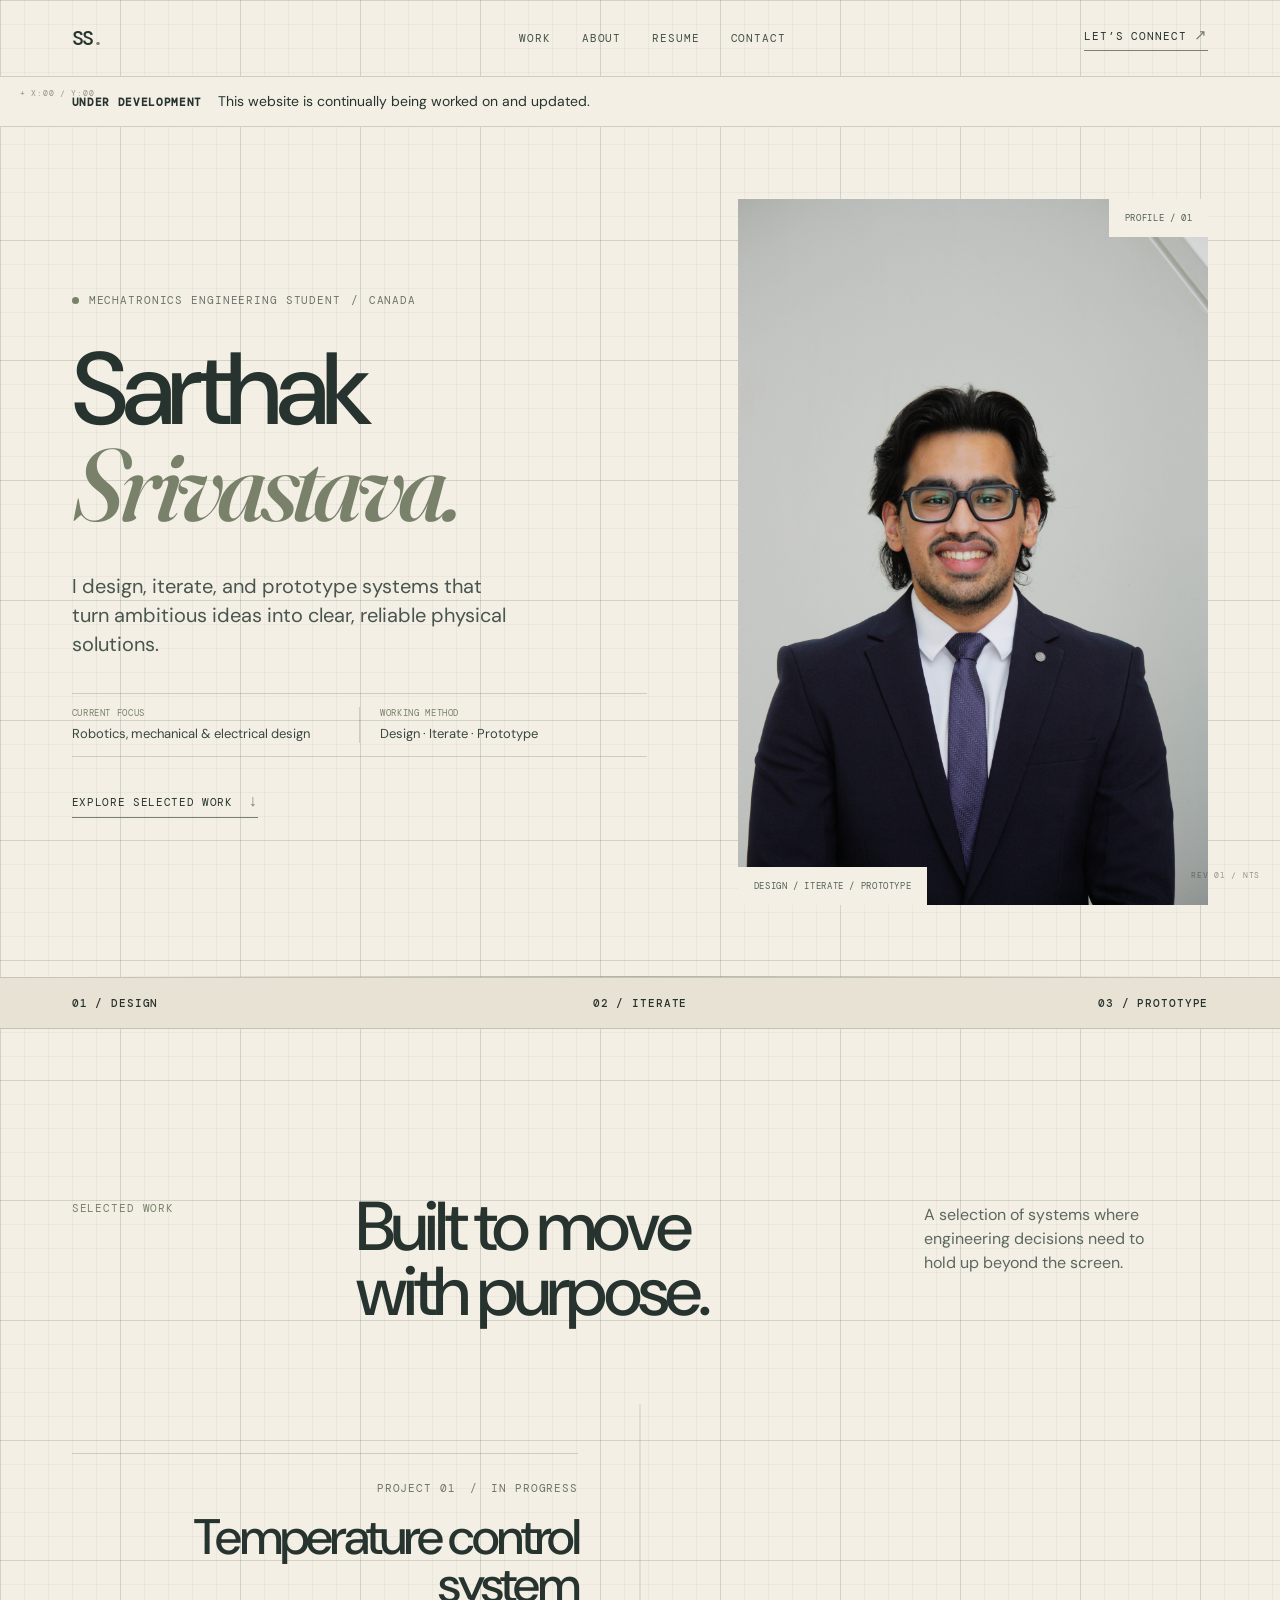
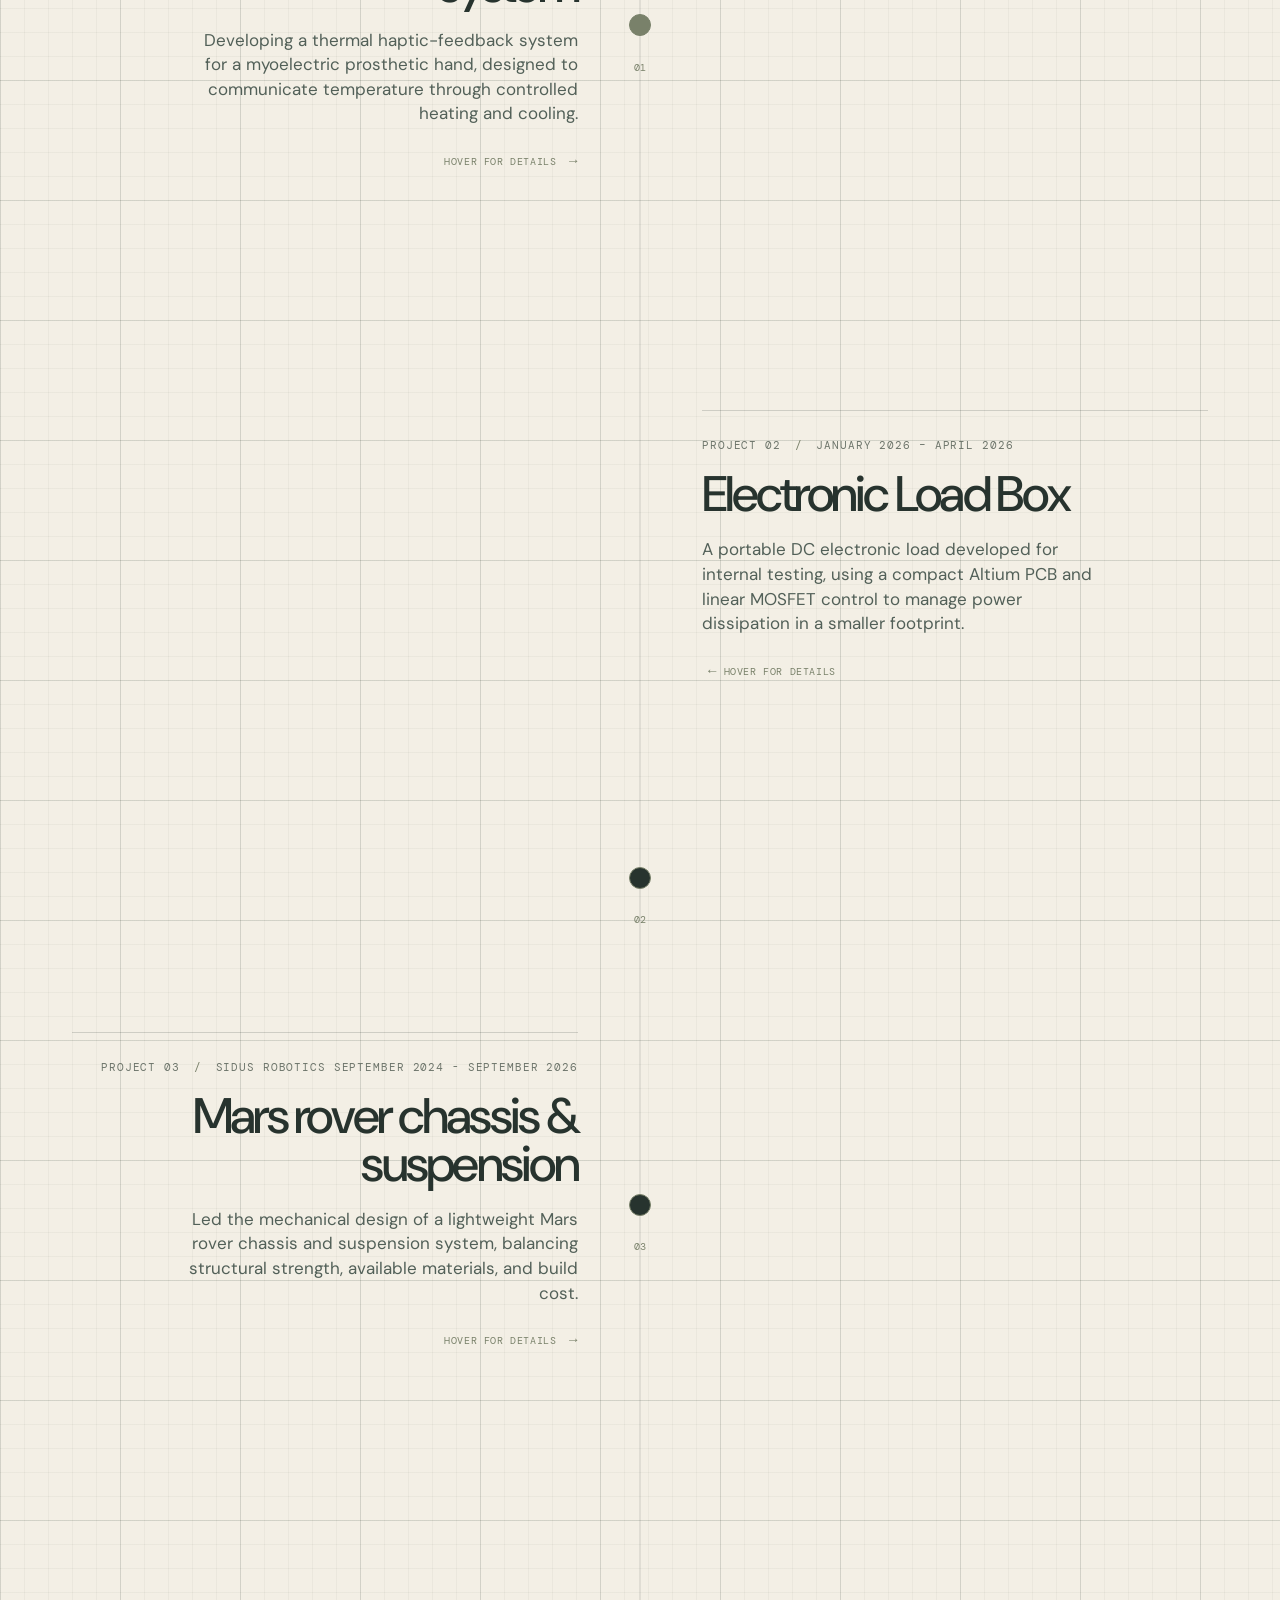
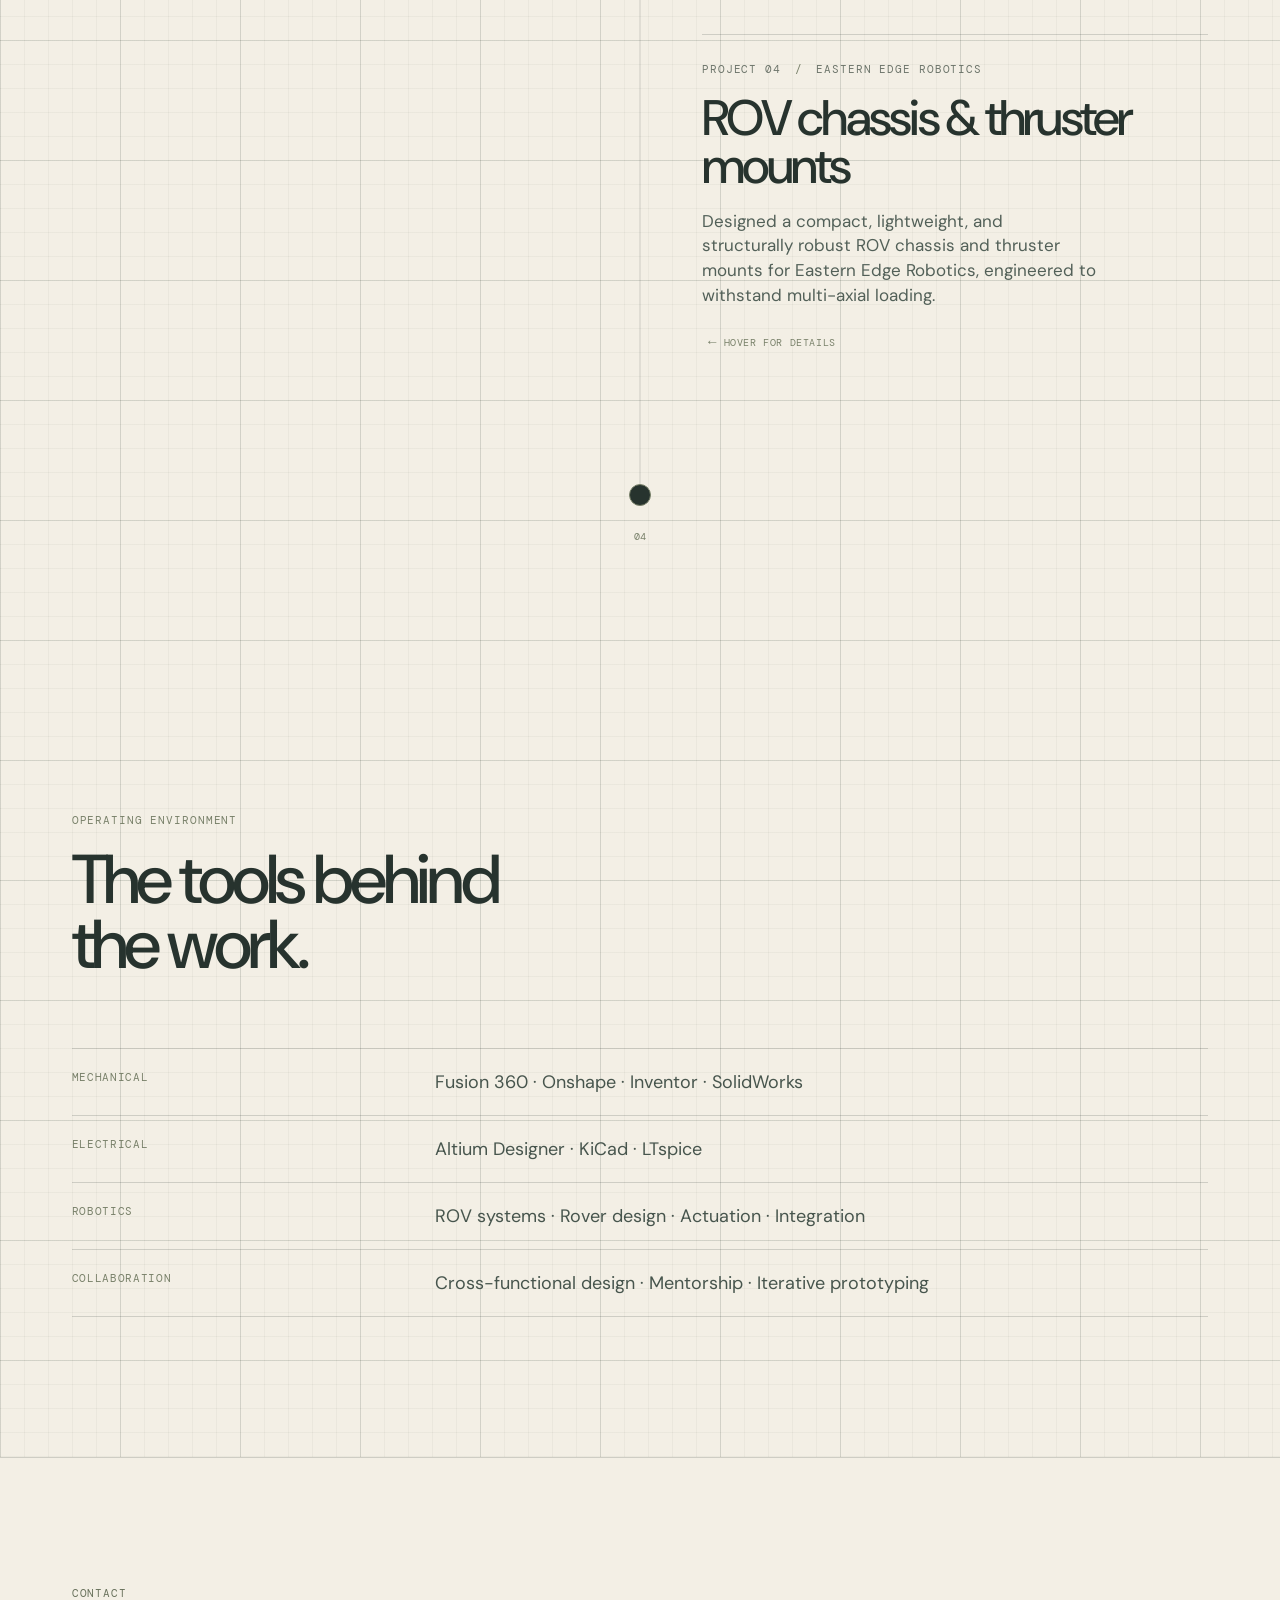
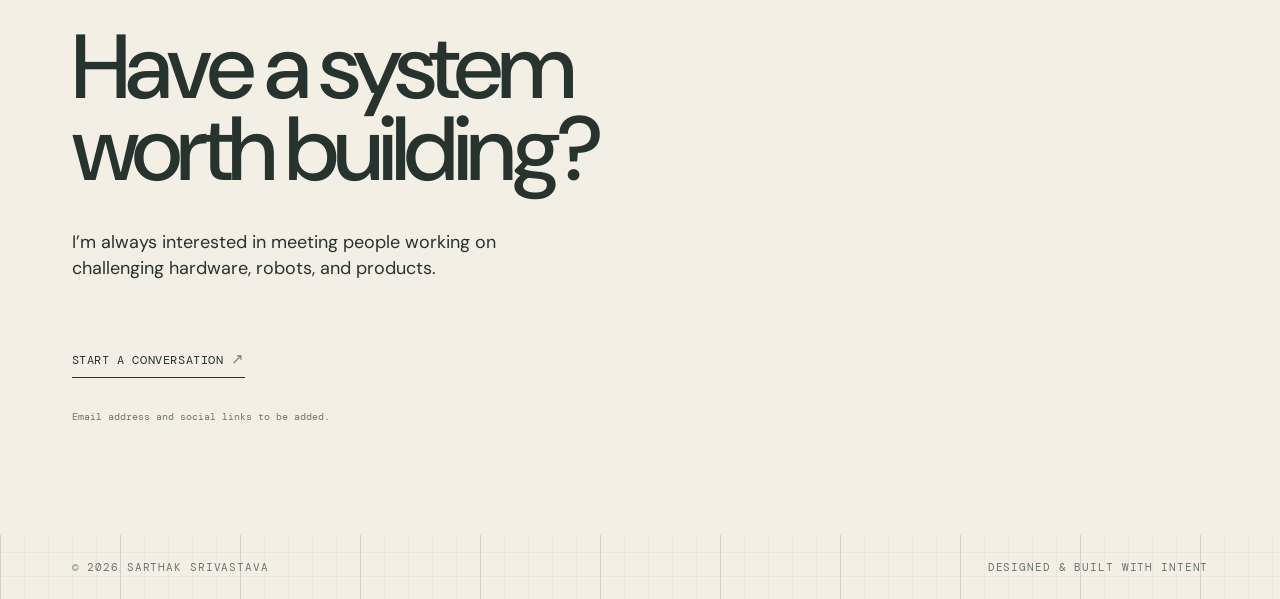
<file: index.html>
<!doctype html>
<html lang="en">
  <head>
    <meta charset="UTF-8" />
    <meta name="viewport" content="width=device-width, initial-scale=1.0" />
    <meta name="description" content="The engineering portfolio of Sarthak Srivastava." />
    <title>Sarthak Srivastava — Mechatronics Engineering Student</title>
    <link rel="preconnect" href="https://fonts.googleapis.com" />
    <link rel="preconnect" href="https://fonts.gstatic.com" crossorigin />
    <link href="https://fonts.googleapis.com/css2?family=DM+Mono:wght@400;500&family=DM+Sans:opsz,wght@9..40,400;9..40,500;9..40,600&family=Fraunces:opsz,wght@9..144,500;9..144,600&display=swap" rel="stylesheet" />
    <link rel="stylesheet" href="styles.css" />
  </head>
  <body>
    <div class="page-shell">
      <header class="site-header">
        <a class="wordmark" href="#top" aria-label="Sarthak Srivastava, home">SS<span>.</span></a>
        <nav aria-label="Primary navigation">
          <a href="#work">Work</a>
          <a href="#about">About</a>
          <a href="resume.html">Resume</a>
          <a href="#contact">Contact</a>
        </nav>
        <a class="header-cta" href="#contact">Let’s connect <span>↗</span></a>
      </header>

      <aside class="development-notice" aria-label="Website development status">
        <strong>Under development</strong>
        <span>This website is continually being worked on and updated.</span>
      </aside>

      <main id="top">
        <section class="hero" id="about" aria-labelledby="hero-title">
          <div class="hero-copy">
            <div class="hero-meta"><span class="pulse"></span> Mechatronics engineering student <span class="meta-divider">/</span> Canada</div>
            <h1 id="hero-title">Sarthak<br /><em>Srivastava.</em></h1>
            <p class="hero-intro">I design, iterate, and prototype systems that turn ambitious ideas into clear, reliable physical solutions.</p>
            <dl class="hero-facts">
              <div><dt>Current focus</dt><dd>Robotics, mechanical &amp; electrical design</dd></div>
              <div><dt>Working method</dt><dd>Design · Iterate · Prototype</dd></div>
            </dl>
            <a class="hero-work-link" href="#work">Explore selected work <span>↓</span></a>
          </div>
          <figure class="hero-portrait">
            <img src="assets/headshot.JPG" alt="Sarthak Srivastava" />
            <span class="portrait-index">Profile / 01</span>
            <figcaption>Design / Iterate / Prototype</figcaption>
          </figure>
        </section>

        <section class="intro-strip" aria-label="Engineering process">
          <span>01 / DESIGN</span><span>02 / ITERATE</span><span>03 / PROTOTYPE</span>
        </section>

        <section class="work section" id="work" aria-labelledby="work-title">
          <div class="section-heading">
            <p class="eyebrow">Selected work</p>
            <h2 id="work-title">Built to move<br />with purpose.</h2>
            <p class="section-copy">A selection of systems where engineering decisions need to hold up beyond the screen.</p>
          </div>

          <div class="timeline" aria-label="Project timeline">
            <article class="timeline-entry timeline-entry-left" tabindex="0">
              <div class="timeline-card">
                <p class="project-kicker">Project 01 <span>/</span> In progress</p>
                <h3>Temperature control system</h3>
                <p>Developing a thermal haptic-feedback system for a myoelectric prosthetic hand, designed to communicate temperature through controlled heating and cooling.</p>
                <span class="card-prompt">Hover for details <b>→</b></span>
              </div>
              <div class="timeline-marker"><span>01</span></div>
              <aside class="timeline-details">
                <p class="detail-label">Project approach</p>
                <p>A thermistor, control loop, and thermoelectric driver form the thermal-feedback path from the prosthetic hand to the wearer.</p>
                <a class="project-diagram" href="assets/temperature_control_system/temperature_control_system_flowchart.png" target="_blank" rel="noopener">
                  <img src="assets/temperature_control_system/temperature_control_system_flowchart.png" alt="Flowchart for the temperature control system" />
                  <span>View system flowchart ↗</span>
                </a>
                <div><span>Design</span><strong>Thermal feedback architecture</strong></div>
                <div><span>Iterate</span><strong>Evaluate components and form factors</strong></div>
                <div><span>Prototype</span><strong>In development</strong></div>
              </aside>
            </article>

            <article class="timeline-entry timeline-entry-right" tabindex="0">
              <div class="timeline-card">
                <p class="project-kicker">Project 02 <span>/</span> January 2026 – April 2026</p>
                <h3>Electronic Load Box</h3>
                <p>A portable DC electronic load developed for internal testing, using a compact Altium PCB and linear MOSFET control to manage power dissipation in a smaller footprint.</p>
                <span class="card-prompt"><b>←</b> Hover for details</span>
              </div>
              <div class="timeline-marker"><span>02</span></div>
              <aside class="timeline-details">
                <p class="detail-label">Project approach</p>
                <p>I translated the needs of common test setups into a purpose-built load platform, using LTspice studies and component data to balance size, operating limits, and dependable thermal performance.</p>
                <a class="project-diagram project-render" href="assets/electronic_load_box/electronic_load_box.png" target="_blank" rel="noopener">
                  <img src="assets/electronic_load_box/electronic_load_box.png" alt="Electronic Load Box PCB layout" />
                  <span>View PCB layout ↗</span>
                </a>
                <div><span>Design</span><strong>Compact linear-MOSFET load architecture</strong></div>
                <div><span>Iterate</span><strong>Modelled operating limits in LTspice</strong></div>
                <div><span>Prototype</span><strong>Functional PCB; 150 W continuous / 400 W capable</strong></div>
              </aside>
            </article>

            <article class="timeline-entry timeline-entry-left" tabindex="0">
              <div class="timeline-card">
                <p class="project-kicker">Project 03 <span>/</span> Sidus Robotics September 2024 - September 2026</p>
                <h3>Mars rover chassis &amp; suspension</h3>
                <p>Led the mechanical design of a lightweight Mars rover chassis and suspension system, balancing structural strength, available materials, and build cost.</p>
                <span class="card-prompt">Hover for details <b>→</b></span>
              </div>
              <div class="timeline-marker"><span>03</span></div>
              <aside class="timeline-details">
                <p class="detail-label">Project approach</p>
                <p>I guided the rover structure from early research through integration, coordinating mechanical decisions with electrical and software constraints as the design moved toward a working vehicle.</p>
                <a class="project-diagram project-render" href="assets/sidus_mars_rover/mars_rover_cropped.jpg" target="_blank" rel="noopener">
                  <img src="assets/sidus_mars_rover/mars_rover_cropped.jpg" alt="Sidus Robotics Mars rover chassis and suspension prototype" />
                  <span>View rover prototype ↗</span>
                </a>
                <div><span>Design</span><strong>Lightweight chassis and suspension system</strong></div>
                <div><span>Iterate</span><strong>Refined parts through printing and stress testing</strong></div>
                <div><span>Prototype</span><strong>First prototype completed and drive-tested</strong></div>
              </aside>
            </article>

            <article class="timeline-entry timeline-entry-right" tabindex="0">
              <div class="timeline-card">
                <p class="project-kicker">Project 04 <span>/</span> Eastern Edge Robotics</p>
                <h3>ROV chassis &amp; thruster mounts</h3>
                <p>Designed a compact, lightweight, and structurally robust ROV chassis and thruster mounts for Eastern Edge Robotics, engineered to withstand multi-axial loading.</p>
                <span class="card-prompt"><b>←</b> Hover for details</span>
              </div>
              <div class="timeline-marker"><span>04</span></div>
              <aside class="timeline-details">
                <p class="detail-label">Project approach</p>
                <p>The system balances compactness, structural strength, and rapid reconfiguration for mission-specific tooling.</p>
                <a class="project-diagram project-render" href="assets/eastern_edge_robotics/eer_chassis_assembly.jpg" target="_blank" rel="noopener">
                  <img src="assets/eastern_edge_robotics/eer_chassis_assembly.jpg" alt="Assembly render of the Eastern Edge Robotics ROV chassis and thruster mounts" />
                  <span>View chassis render ↗</span>
                </a>
                <div><span>Design</span><strong>Modular chassis and thruster mounts</strong></div>
                <div><span>Iterate</span><strong>Adapt the previous ROV to new requirements</strong></div>
                <div><span>Prototype</span><strong>Delivered for field deployment</strong></div>
              </aside>
            </article>

          </div>
        </section>

        <section class="toolkit section" aria-labelledby="toolkit-title">
          <p class="eyebrow">Operating environment</p>
          <h2 id="toolkit-title">The tools behind<br />the work.</h2>
          <dl>
            <div><dt>Mechanical</dt><dd>Fusion 360 · Onshape · Inventor · SolidWorks</dd></div>
            <div><dt>Electrical</dt><dd>Altium Designer · KiCad · LTspice</dd></div>
            <div><dt>Robotics</dt><dd>ROV systems · Rover design · Actuation · Integration</dd></div>
            <div><dt>Collaboration</dt><dd>Cross-functional design · Mentorship · Iterative prototyping</dd></div>
          </dl>
        </section>

        <section class="contact" id="contact" aria-labelledby="contact-title">
          <p class="eyebrow">Contact</p>
          <h2 id="contact-title">Have a system<br />worth building?</h2>
          <p>I’m always interested in meeting people working on challenging hardware, robots, and products.</p>
          <a class="contact-link" href="mailto:hello@example.com">Start a conversation <span>↗</span></a>
          <p class="contact-note">Email address and social links to be added.</p>
        </section>
      </main>

      <footer><span>© 2026 Sarthak Srivastava</span><span>Designed &amp; built with intent</span></footer>
    </div>
    <script src="script.js"></script>
  </body>
</html>
</file>
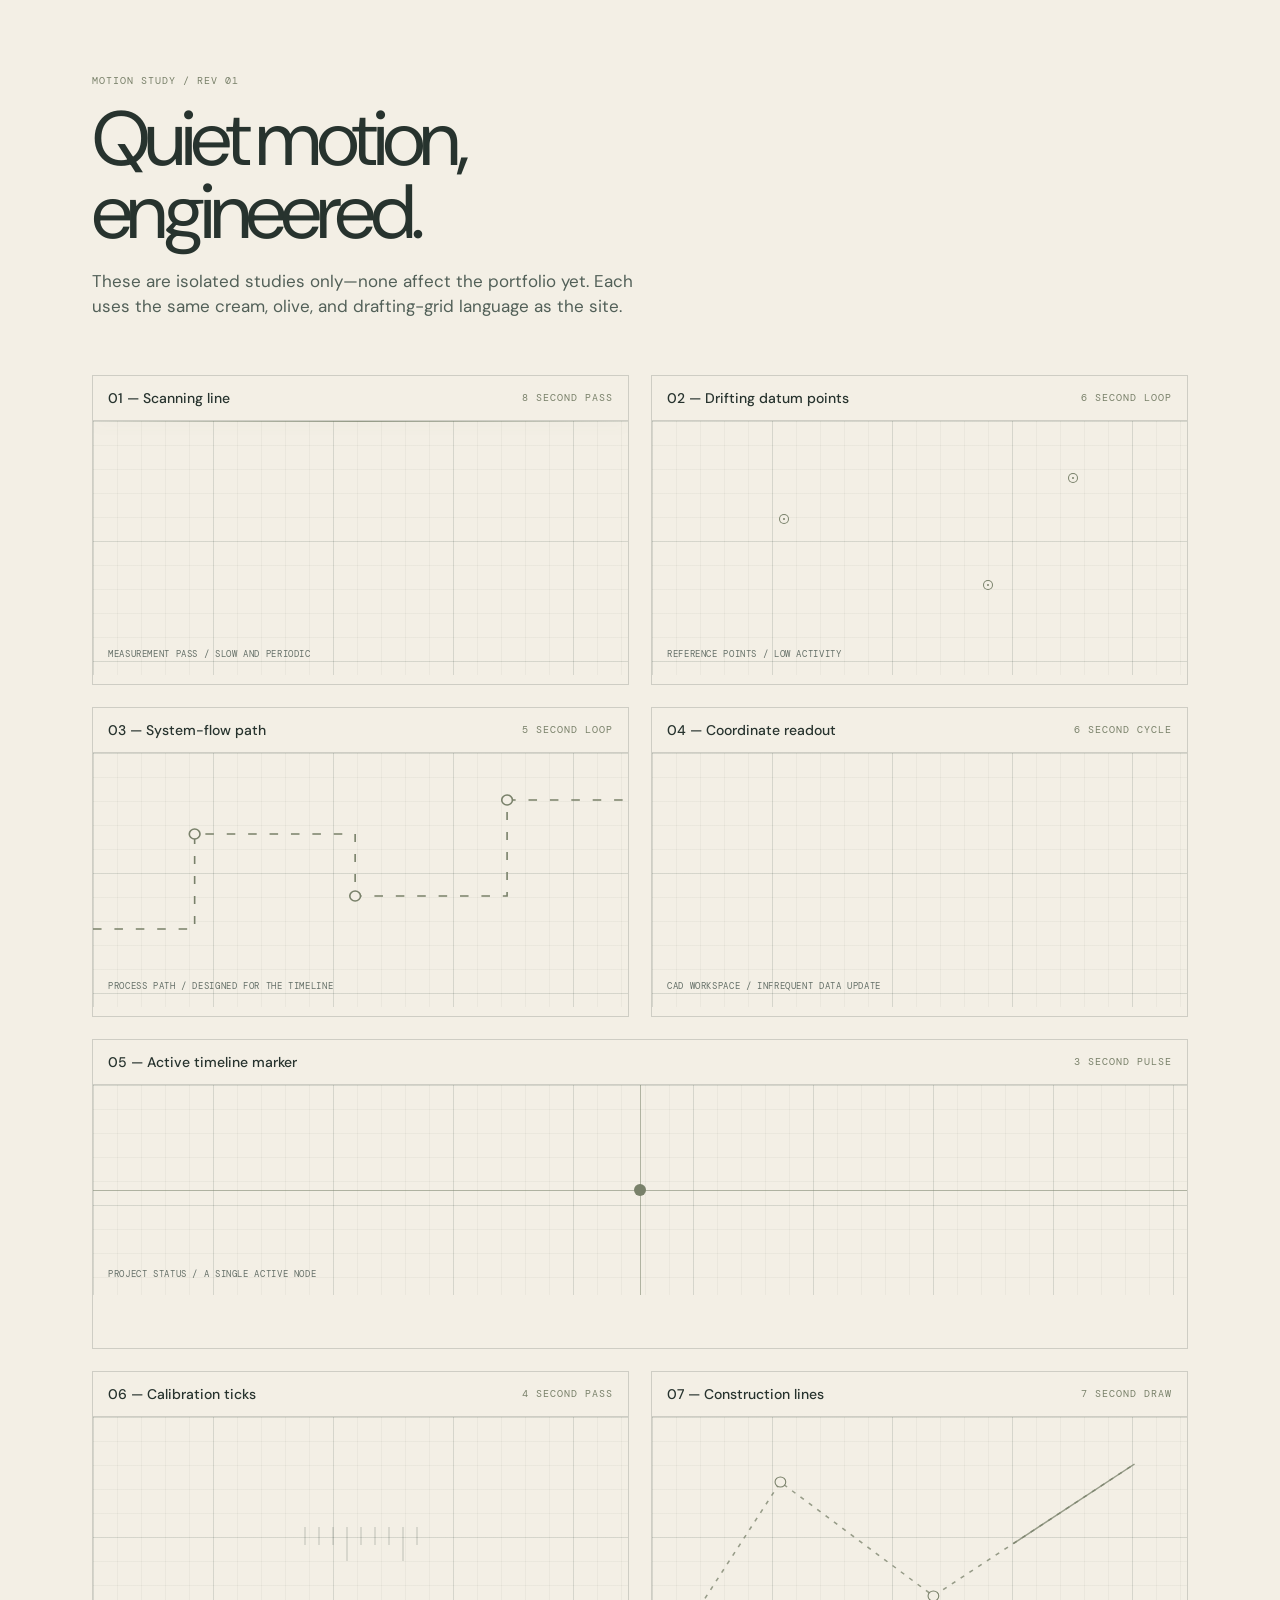
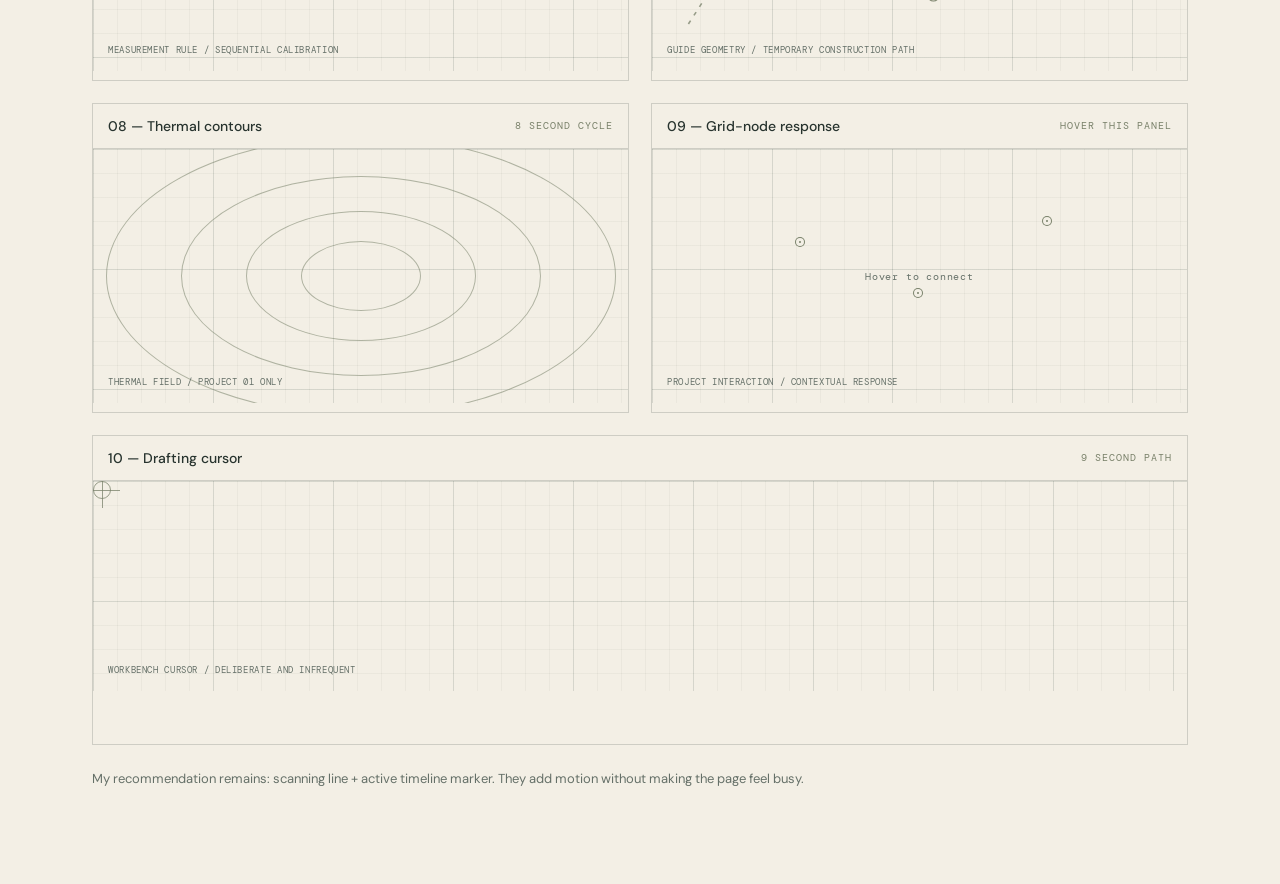
<file: motion-preview.html>
<!doctype html>
<html lang="en">
  <head>
    <meta charset="UTF-8" />
    <meta name="viewport" content="width=device-width, initial-scale=1.0" />
    <title>Motion studies — Sarthak Srivastava</title>
    <link rel="preconnect" href="https://fonts.googleapis.com" />
    <link rel="preconnect" href="https://fonts.gstatic.com" crossorigin />
    <link href="https://fonts.googleapis.com/css2?family=DM+Mono:wght@400;500&family=DM+Sans:wght@400;500&display=swap" rel="stylesheet" />
    <style>
      :root { --ink:#27332e; --paper:#f3efe5; --olive:#79816a; --line:rgba(39,51,46,.18); }
      * { box-sizing:border-box; } body { background:var(--paper); color:var(--ink); font-family:"DM Sans",sans-serif; margin:0; }
      main { margin:auto; max-width:1160px; padding:64px 32px 84px; } .eyebrow,.label { color:var(--olive); font-family:"DM Mono",monospace; font-size:10px; letter-spacing:.1em; text-transform:uppercase; }
      h1 { font-size:clamp(42px,6vw,78px); font-weight:400; letter-spacing:-.06em; line-height:.95; margin:16px 0 20px; } .intro { color:#526058; font-size:17px; line-height:1.5; max-width:570px; }
      .studies { display:grid; gap:22px; grid-template-columns:repeat(2,minmax(0,1fr)); margin-top:55px; }.study { border:1px solid var(--line); min-height:310px; overflow:hidden; position:relative; }.study-header { align-items:center; background:rgba(243,239,229,.92); border-bottom:1px solid var(--line); display:flex; justify-content:space-between; padding:13px 15px; position:relative; z-index:3; }.study-header strong { font-size:14px; font-weight:500; }.stage { background-image:linear-gradient(rgba(39,51,46,.045) 1px,transparent 1px),linear-gradient(90deg,rgba(39,51,46,.045) 1px,transparent 1px),linear-gradient(rgba(39,51,46,.1) 1px,transparent 1px),linear-gradient(90deg,rgba(39,51,46,.1) 1px,transparent 1px); background-size:24px 24px,24px 24px,120px 120px,120px 120px; height:254px; overflow:hidden; position:relative; }.stage-note { bottom:15px; color:#657068; font-family:"DM Mono",monospace; font-size:9px; left:15px; letter-spacing:.07em; position:absolute; text-transform:uppercase; z-index:2; }
      .scan-line { background:linear-gradient(90deg,transparent,rgba(121,129,106,.7),transparent); box-shadow:0 0 15px rgba(121,129,106,.25); height:1px; left:0; position:absolute; top:0; width:100%; animation:scan 8s ease-in-out infinite; } @keyframes scan { 0%,15% { transform:translateY(0); opacity:0; } 25%,75% { opacity:1; } 90%,100% { transform:translateY(250px); opacity:0; } }
      .node { background:var(--olive); border:3px solid var(--paper); border-radius:50%; box-shadow:0 0 0 1px var(--olive); height:8px; position:absolute; width:8px; }.node-a { left:24%; top:37%; animation:drift-a 6s ease-in-out infinite; }.node-b { left:62%; top:63%; animation:drift-b 7s ease-in-out infinite; }.node-c { left:78%; top:21%; animation:drift-c 5s ease-in-out infinite; } @keyframes drift-a { 50% { transform:translate(14px,-10px); } } @keyframes drift-b { 50% { transform:translate(-12px,12px); } } @keyframes drift-c { 50% { transform:translate(8px,14px); } }
      .flow-svg { height:100%; position:absolute; width:100%; }.flow-svg path { fill:none; stroke:var(--olive); stroke-dasharray:8 12; stroke-width:1.5; animation:flow 5s linear infinite; } @keyframes flow { to { stroke-dashoffset:-80; } }.flow-svg circle { fill:var(--paper); stroke:var(--olive); stroke-width:1.5; }
      .coordinate { color:#536058; font-family:"DM Mono",monospace; font-size:12px; left:50%; letter-spacing:.06em; position:absolute; top:50%; transform:translate(-50%,-50%); }.coordinate span { left:0; opacity:0; position:absolute; top:0; white-space:nowrap; animation:coords 6s step-end infinite; }.coordinate span:nth-child(2) { animation-delay:2s; }.coordinate span:nth-child(3) { animation-delay:4s; } @keyframes coords { 0%,32% { opacity:1; } 33%,100% { opacity:0; } }
      .axis-v,.axis-h { background:rgba(121,129,106,.55); position:absolute; }.axis-v { height:100%; left:50%; top:0; width:1px; }.axis-h { height:1px; left:0; top:50%; width:100%; }.pulse-marker { background:var(--olive); border-radius:50%; height:12px; left:calc(50% - 6px); position:absolute; top:calc(50% - 6px); width:12px; }.pulse-marker::before,.pulse-marker::after { border:1px solid var(--olive); border-radius:50%; content:""; inset:-7px; opacity:0; position:absolute; animation:pulse 3s ease-out infinite; }.pulse-marker::after { animation-delay:1.5s; } @keyframes pulse { 0% { opacity:.75; transform:scale(.55); } 100% { opacity:0; transform:scale(2.2); } }
      .ticks { display:flex; gap:13px; left:50%; position:absolute; top:50%; transform:translate(-50%,-50%); }.ticks i { background:rgba(39,51,46,.25); height:18px; width:1px; }.ticks i:nth-child(4n) { height:34px; }.ticks i:nth-child(1) { animation:tick 4s .1s infinite; }.ticks i:nth-child(2) { animation:tick 4s .3s infinite; }.ticks i:nth-child(3) { animation:tick 4s .5s infinite; }.ticks i:nth-child(4) { animation:tick 4s .7s infinite; }.ticks i:nth-child(5) { animation:tick 4s .9s infinite; }.ticks i:nth-child(6) { animation:tick 4s 1.1s infinite; }.ticks i:nth-child(7) { animation:tick 4s 1.3s infinite; }.ticks i:nth-child(8) { animation:tick 4s 1.5s infinite; }.ticks i:nth-child(9) { animation:tick 4s 1.7s infinite; } @keyframes tick { 8% { background:var(--olive); box-shadow:0 0 7px rgba(121,129,106,.45); } 30%,100% { background:rgba(39,51,46,.25); box-shadow:none; } }
      .construction-svg { height:100%; position:absolute; width:100%; }.construction-svg path { fill:none; stroke:rgba(121,129,106,.75); stroke-dasharray:4 6; stroke-width:1.5; }.construction-svg .draw { stroke-dasharray:440; stroke-dashoffset:440; animation:draw 7s ease-in-out infinite; } @keyframes draw { 0%,12% { stroke-dashoffset:440; opacity:0; } 20%,76% { opacity:1; stroke-dashoffset:0; } 92%,100% { opacity:0; stroke-dashoffset:0; } }
      .thermal { inset:0; overflow:hidden; position:absolute; }.thermal i { border:1px solid rgba(121,129,106,.55); border-radius:50%; height:70px; left:50%; position:absolute; top:50%; transform:translate(-50%,-50%); width:120px; }.thermal i:nth-child(2) { height:130px; width:230px; }.thermal i:nth-child(3) { height:200px; width:360px; }.thermal i:nth-child(4) { height:280px; width:510px; }.thermal i { animation:thermal 8s ease-in-out infinite; }.thermal i:nth-child(2) { animation-delay:.4s; }.thermal i:nth-child(3) { animation-delay:.8s; }.thermal i:nth-child(4) { animation-delay:1.2s; } @keyframes thermal { 50% { border-color:rgba(121,129,106,.14); transform:translate(-50%,-50%) scale(1.08); } }
      .hover-nodes { height:100%; position:absolute; width:100%; }.hover-nodes .node { transition:background .25s,box-shadow .25s,transform .25s; }.hover-nodes:hover .node { background:var(--olive); box-shadow:0 0 0 4px rgba(121,129,106,.16),0 0 13px rgba(121,129,106,.5); transform:scale(1.35); }.hover-nodes .node-a { left:27%; top:35%; }.hover-nodes .node-b { left:49%; top:55%; }.hover-nodes .node-c { left:73%; top:27%; }.hover-prompt { color:#657068; font-family:"DM Mono",monospace; font-size:10px; left:50%; letter-spacing:.08em; position:absolute; top:50%; transform:translate(-50%,-50%); white-space:nowrap; }
      .crosshair { border:1px solid rgba(121,129,106,.75); border-radius:50%; height:18px; position:absolute; width:18px; animation:cursor 9s ease-in-out infinite; }.crosshair::before,.crosshair::after { background:rgba(121,129,106,.75); content:""; position:absolute; }.crosshair::before { height:1px; left:-10px; top:8px; width:36px; }.crosshair::after { height:36px; left:8px; top:-10px; width:1px; } @keyframes cursor { 0%,100% { left:17%; opacity:0; top:70%; } 12% { opacity:1; } 42% { left:70%; top:28%; } 60% { left:70%; top:28%; } 83% { left:35%; top:48%; } 92% { opacity:1; } }
      .wide { grid-column:1 / -1; }.wide .stage { height:210px; }.footer-note { color:#657068; font-size:13px; margin-top:25px; } @media (prefers-reduced-motion:reduce) { * { animation:none !important; } } @media (max-width:720px) { main { padding:42px 20px 60px; }.studies { grid-template-columns:1fr; }.wide { grid-column:auto; } }
    </style>
  </head>
  <body>
    <main>
      <p class="eyebrow">Motion study / Rev 01</p>
      <h1>Quiet motion,<br />engineered.</h1>
      <p class="intro">These are isolated studies only—none affect the portfolio yet. Each uses the same cream, olive, and drafting-grid language as the site.</p>
      <div class="studies">
        <article class="study"><header class="study-header"><strong>01 — Scanning line</strong><span class="label">8 second pass</span></header><div class="stage"><i class="scan-line"></i><span class="stage-note">measurement pass / slow and periodic</span></div></article>
        <article class="study"><header class="study-header"><strong>02 — Drifting datum points</strong><span class="label">6 second loop</span></header><div class="stage"><i class="node node-a"></i><i class="node node-b"></i><i class="node node-c"></i><span class="stage-note">reference points / low activity</span></div></article>
        <article class="study"><header class="study-header"><strong>03 — System-flow path</strong><span class="label">5 second loop</span></header><div class="stage"><svg class="flow-svg" viewBox="0 0 500 254" preserveAspectRatio="none" aria-hidden="true"><path d="M0 176 H95 V81 H245 V143 H387 V47 H500"></path><circle cx="95" cy="81" r="5"></circle><circle cx="245" cy="143" r="5"></circle><circle cx="387" cy="47" r="5"></circle></svg><span class="stage-note">process path / designed for the timeline</span></div></article>
        <article class="study"><header class="study-header"><strong>04 — Coordinate readout</strong><span class="label">6 second cycle</span></header><div class="stage"><div class="coordinate"><span>X: 03.14 / Y: 08.21</span><span>X: 05.72 / Y: 12.40</span><span>X: 09.18 / Y: 04.56</span></div><span class="stage-note">cad workspace / infrequent data update</span></div></article>
        <article class="study wide"><header class="study-header"><strong>05 — Active timeline marker</strong><span class="label">3 second pulse</span></header><div class="stage"><i class="axis-v"></i><i class="axis-h"></i><i class="pulse-marker"></i><span class="stage-note">project status / a single active node</span></div></article>
        <article class="study"><header class="study-header"><strong>06 — Calibration ticks</strong><span class="label">4 second pass</span></header><div class="stage"><div class="ticks"><i></i><i></i><i></i><i></i><i></i><i></i><i></i><i></i><i></i></div><span class="stage-note">measurement rule / sequential calibration</span></div></article>
        <article class="study"><header class="study-header"><strong>07 — Construction lines</strong><span class="label">7 second draw</span></header><div class="stage"><svg class="construction-svg" viewBox="0 0 500 254" preserveAspectRatio="none" aria-hidden="true"><path d="M34 207 L120 65 L263 179 L451 47"></path><path class="draw" d="M34 207 L120 65 L263 179 L451 47"></path><circle cx="120" cy="65" r="5" fill="var(--paper)" stroke="var(--olive)"></circle><circle cx="263" cy="179" r="5" fill="var(--paper)" stroke="var(--olive)"></circle></svg><span class="stage-note">guide geometry / temporary construction path</span></div></article>
        <article class="study"><header class="study-header"><strong>08 — Thermal contours</strong><span class="label">8 second cycle</span></header><div class="stage"><div class="thermal"><i></i><i></i><i></i><i></i></div><span class="stage-note">thermal field / project 01 only</span></div></article>
        <article class="study"><header class="study-header"><strong>09 — Grid-node response</strong><span class="label">hover this panel</span></header><div class="stage"><div class="hover-nodes"><i class="node node-a"></i><i class="node node-b"></i><i class="node node-c"></i><span class="hover-prompt">Hover to connect</span></div><span class="stage-note">project interaction / contextual response</span></div></article>
        <article class="study wide"><header class="study-header"><strong>10 — Drafting cursor</strong><span class="label">9 second path</span></header><div class="stage"><i class="crosshair"></i><span class="stage-note">workbench cursor / deliberate and infrequent</span></div></article>
      </div>
      <p class="footer-note">My recommendation remains: scanning line + active timeline marker. They add motion without making the page feel busy.</p>
    </main>
  </body>
</html>
</file>
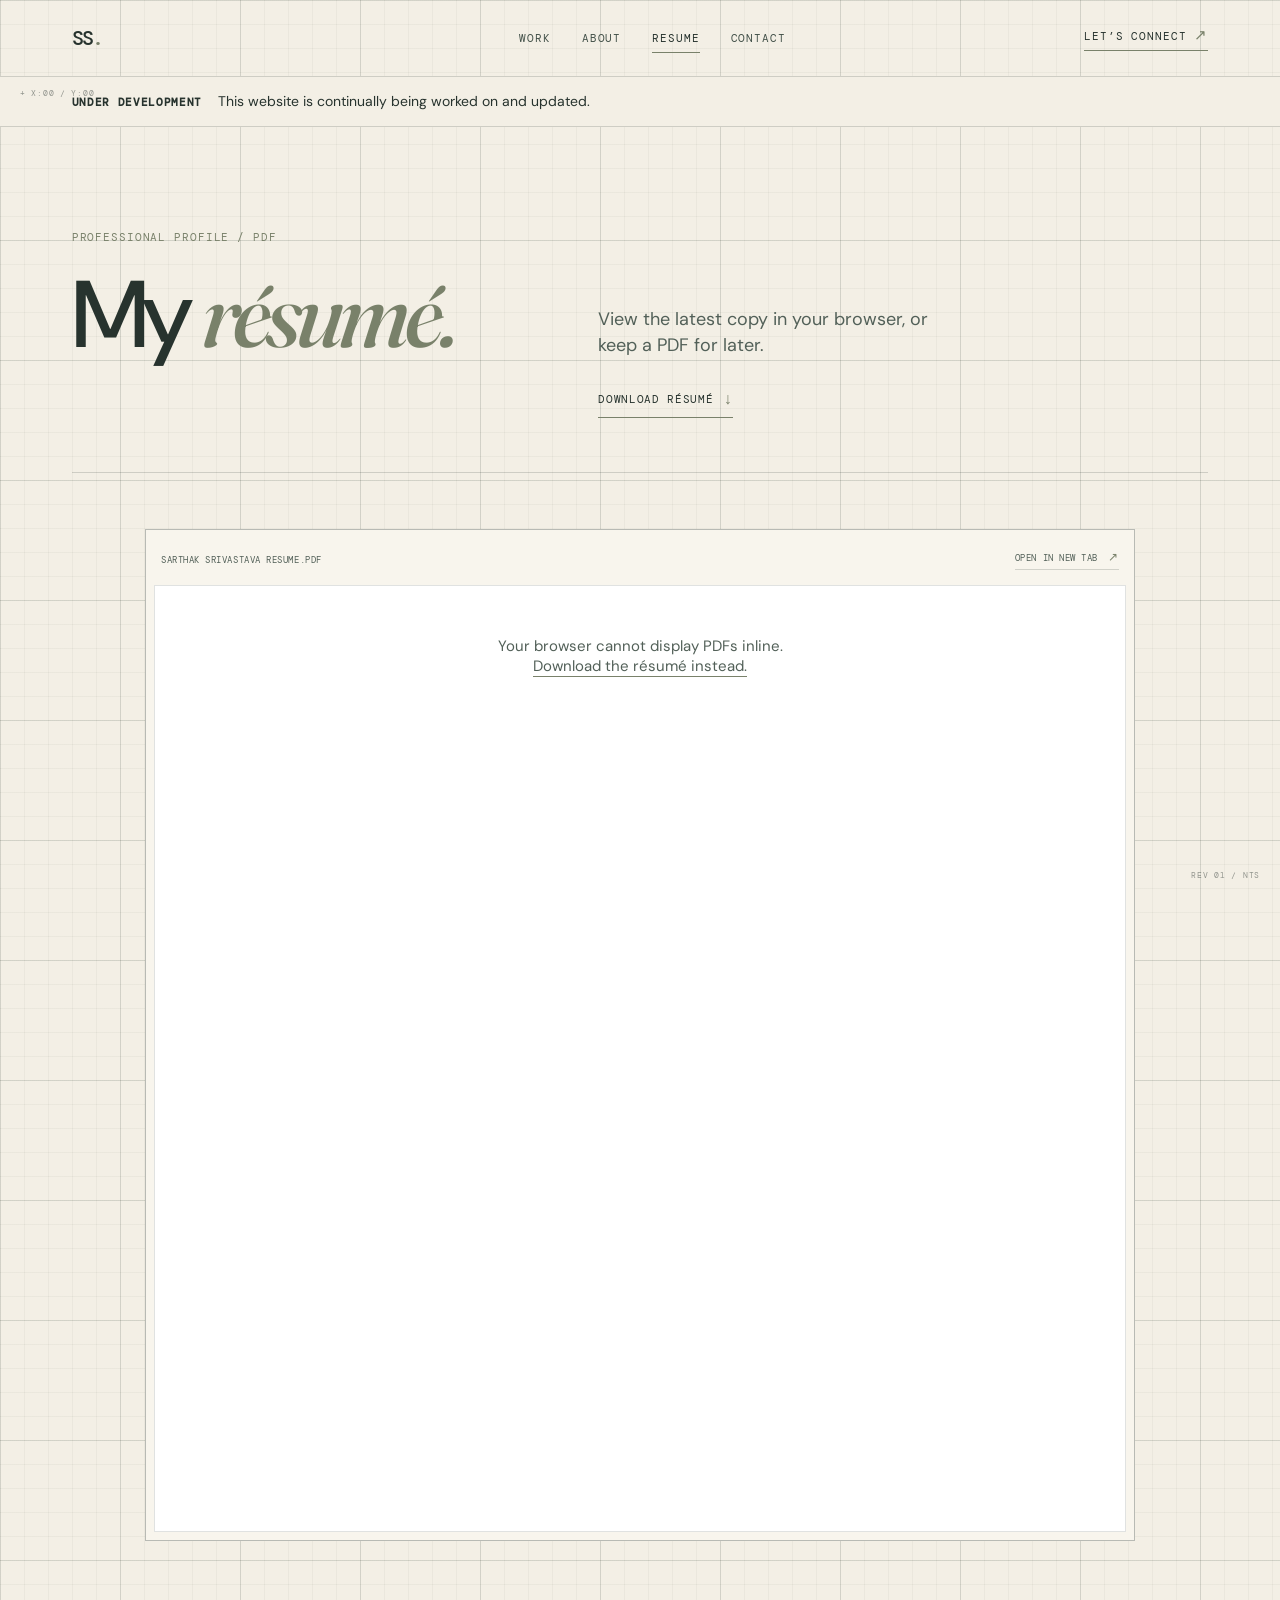
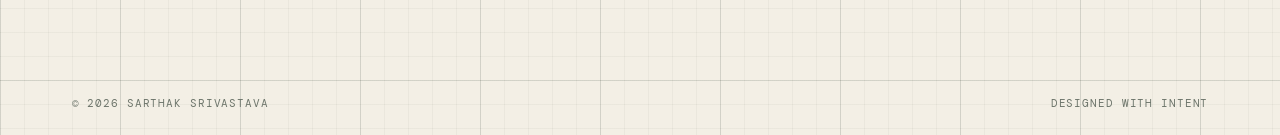
<file: resume.html>
<!doctype html>
<html lang="en">
  <head>
    <meta charset="UTF-8" />
    <meta name="viewport" content="width=device-width, initial-scale=1.0" />
    <meta name="description" content="Resume of Sarthak Srivastava, mechatronics engineering student." />
    <title>Resume — Sarthak Srivastava</title>
    <link rel="preconnect" href="https://fonts.googleapis.com" />
    <link rel="preconnect" href="https://fonts.gstatic.com" crossorigin />
    <link href="https://fonts.googleapis.com/css2?family=DM+Mono:wght@400;500&family=DM+Sans:opsz,wght@9..40,400;9..40,500;9..40,600&family=Fraunces:opsz,wght@9..144,500;9..144,600&display=swap" rel="stylesheet" />
    <link rel="stylesheet" href="styles.css" />
  </head>
  <body>
    <div class="page-shell">
      <header class="site-header">
        <a class="wordmark" href="index.html#top" aria-label="Sarthak Srivastava, home">SS<span>.</span></a>
        <nav aria-label="Primary navigation">
          <a href="index.html#work">Work</a>
          <a href="index.html#about">About</a>
          <a class="is-current" href="resume.html" aria-current="page">Resume</a>
          <a href="index.html#contact">Contact</a>
        </nav>
        <a class="header-cta" href="index.html#contact">Let’s connect <span>↗</span></a>
      </header>

      <aside class="development-notice" aria-label="Website development status">
        <strong>Under development</strong>
        <span>This website is continually being worked on and updated.</span>
      </aside>

      <main class="resume-page">
        <section class="resume-intro" aria-labelledby="resume-title">
          <p class="eyebrow">Professional profile / PDF</p>
          <h1 id="resume-title">My <em>résumé.</em></h1>
          <p>View the latest copy in your browser, or keep a PDF for later.</p>
          <a class="resume-download" href="assets/Sarthak%20Srivastava%20Resume.pdf" download="Sarthak-Srivastava-Resume.pdf">Download résumé <span>↓</span></a>
        </section>

        <section class="resume-reader" aria-label="Resume document viewer">
          <div class="resume-reader-bar">
            <span>Sarthak Srivastava Resume.pdf</span>
            <a href="assets/Sarthak%20Srivastava%20Resume.pdf" target="_blank" rel="noopener">Open in new tab <span>↗</span></a>
          </div>
          <object class="resume-document" data="assets/Sarthak%20Srivastava%20Resume.pdf" type="application/pdf">
            <p>Your browser cannot display PDFs inline. <a href="assets/Sarthak%20Srivastava%20Resume.pdf" download="Sarthak-Srivastava-Resume.pdf">Download the résumé instead.</a></p>
          </object>
        </section>
      </main>

      <footer>
        <span>© 2026 Sarthak Srivastava</span>
        <span>Designed with intent</span>
      </footer>
    </div>
  </body>
</html>
</file>
<file: styles.css>
:root { --ink:#27332e; --paper:#f3efe5; --lime:#79816a; --muted:#6d756b; --line:rgba(39,51,46,.18); }
* { box-sizing:border-box; }
html { scroll-behavior:smooth; }
body { margin:0; background:var(--ink); color:var(--paper); font-family:"DM Sans", sans-serif; font-size:16px; }
a { color:inherit; text-decoration:none; }
.page-shell { overflow:hidden; }
.development-notice { align-items:baseline; background:var(--paper); border-block:1px solid var(--line); color:var(--ink); display:flex; flex-wrap:wrap; gap:6px 16px; padding:14px 5.6%; font-size:14px; line-height:1.5; }
.development-notice strong { font-family:"DM Mono",monospace; font-size:11px; letter-spacing:.06em; text-transform:uppercase; }
.site-header { align-items:center; display:flex; justify-content:space-between; margin:auto; max-width:1440px; padding:25px 5.6%; }
.wordmark { font-family:"DM Mono", monospace; font-size:20px; font-weight:500; letter-spacing:-.08em; }.wordmark span { color:var(--lime); }
nav { display:flex; gap:31px; margin-left:118px; } nav a, .header-cta, .eyebrow, .hero-meta, .project-kicker, .project-number, .intro-strip, .visual-caption, footer { font-family:"DM Mono", monospace; font-size:11px; letter-spacing:.08em; text-transform:uppercase; } nav a { color:#d6d7d0; transition:color .2s; } nav a:hover { color:var(--lime); }.header-cta { border-bottom:1px solid var(--lime); padding-bottom:5px; }.header-cta span,.text-link span,.contact-link span { color:var(--lime); font-size:15px; }
.hero { margin:auto; max-width:1440px; min-height:730px; padding:132px 5.6% 80px; position:relative; }.hero::after { background:linear-gradient(90deg, transparent,rgba(137,145,111,.6),transparent); bottom:0; content:""; height:1px; left:5.6%; position:absolute; right:5.6%; }.hero-meta { color:var(--muted); display:flex; align-items:center; gap:10px; }.pulse { background:var(--lime); border-radius:50%; display:inline-block; height:7px; width:7px; }.meta-divider { color:#6f7a74; }
h1,h2,h3 { font-weight:500; letter-spacing:-.055em; margin:0; } h1 { font-size:clamp(56px,7.25vw,116px); line-height:.92; margin-top:42px; max-width:1000px; } h1 em { color:var(--lime); font-family:"Fraunces", serif; font-weight:500; } .hero-bottom { align-items:end; bottom:88px; display:flex; justify-content:space-between; left:5.6%; position:absolute; right:5.6%; }.hero-bottom p { color:#c3c4bd; font-size:18px; line-height:1.45; margin:0; max-width:355px; }.round-link { align-items:center; border:1px solid var(--line); border-radius:50%; display:flex; flex-direction:column; font-family:"DM Mono",monospace; font-size:11px; gap:10px; height:116px; justify-content:center; letter-spacing:.05em; text-transform:uppercase; transition:background .25s,color .25s; width:116px; }.round-link:hover { background:var(--lime); color:var(--ink); }.round-link span { font-size:20px; }.hero-orbit { align-items:center; color:#747870; display:flex; font-family:"DM Mono",monospace; font-size:9px; gap:9px; letter-spacing:.12em; position:absolute; right:5.6%; top:143px; transform:rotate(90deg); transform-origin:right center; }.hero-orbit i { background:var(--lime); border-radius:50%; height:4px; width:4px; }
.intro-strip { background:#68715b; color:var(--paper); display:grid; font-weight:500; grid-template-columns:repeat(3,1fr); padding:18px 5.6%; }.intro-strip span:nth-child(2) { text-align:center; }.intro-strip span:last-child { text-align:right; }
.section { margin:auto; max-width:1440px; padding-left:5.6%; padding-right:5.6%; }.work { padding-bottom:130px; padding-top:136px; }.section-heading { display:grid; grid-template-columns:1fr 2fr 1fr; margin-bottom:80px; }.eyebrow { color:var(--lime); margin:7px 0 0; }.section h2 { font-size:clamp(48px,5.4vw,82px); line-height:.94; }.section-copy { color:#b6b7b0; font-size:16px; line-height:1.5; margin:9px 0 0; max-width:220px; }
.project { border-top:1px solid var(--line); display:grid; grid-template-columns:8.5% 40% 1fr; min-height:515px; padding:25px 0 34px; }.project-number { color:var(--lime); }.project-content { padding:0 45px 35px 0; }.project-kicker { color:var(--muted); margin:3px 0 42px; }.project-kicker span { color:var(--lime); margin:0 6px; }.project h3 { font-size:clamp(35px,3.5vw,56px); line-height:.96; max-width:450px; }.project-summary { color:#c9cac3; font-size:17px; line-height:1.5; margin:29px 0 32px; max-width:390px; }.project-facts { border-top:1px solid var(--line); list-style:none; margin:0; max-width:410px; padding:13px 0 0; }.project-facts li { color:#bbbdb5; font-size:13px; line-height:1.45; margin:8px 0; }.project-facts span { color:var(--lime); display:inline-block; font-family:"DM Mono",monospace; font-size:9px; letter-spacing:.08em; text-transform:uppercase; width:75px; }.project-visual { min-height:425px; overflow:hidden; position:relative; }.image-window { background-image:url("assets/portfolio-sheet.png"); background-repeat:no-repeat; background-size:224% auto; height:100%; position:absolute; transition:transform .7s cubic-bezier(.2,.7,.2,1); width:100%; }.project:hover .image-window { transform:scale(1.045); }.image-rover { background-position:100% 5%; }.image-rov { background-position:100% 51%; }.image-pcb { background-position:0% 88%; }.project-visual::after { background:linear-gradient(0deg,rgba(18,20,19,.55),transparent 30%); bottom:0; content:""; inset:0; position:absolute; }.visual-caption { bottom:18px; color:#f0eee7; left:20px; position:absolute; z-index:1; }.project-reverse { grid-template-columns:8.5% 1fr 40%; }.project-reverse .project-content { grid-column:3; padding:0 0 35px 45px; }.project-reverse .project-visual { grid-column:2; grid-row:1; }.project-compact { min-height:390px; }.project-compact .project-visual { min-height:300px; }.text-link { border-bottom:1px solid var(--lime); font-family:"DM Mono",monospace; font-size:11px; letter-spacing:.04em; padding-bottom:6px; text-transform:uppercase; }
.timeline { position:relative; }.timeline::before { background:var(--line); bottom:0; content:""; left:50%; position:absolute; top:0; transform:translateX(-50%); width:1px; }.timeline-entry { display:grid; grid-template-columns:calc(50% - 48px) 96px calc(50% - 48px); min-height:288px; position:relative; }.timeline-card { align-self:center; border-top:1px solid var(--line); cursor:default; padding:21px 0 22px; transition:border-color .25s,transform .35s ease; }.timeline-card .project-kicker { margin:0 0 18px; }.timeline-card h3 { font-size:clamp(32px,3.2vw,51px); line-height:.96; }.timeline-card > p:not(.project-kicker) { color:#c8cbc3; font-size:15px; line-height:1.45; margin:19px 0 0; max-width:360px; }.card-prompt { color:var(--lime); display:block; font-family:"DM Mono",monospace; font-size:10px; letter-spacing:.06em; margin-top:25px; text-transform:uppercase; }.card-prompt b { font-size:14px; font-weight:400; margin-left:6px; }.timeline-marker { align-items:center; display:flex; justify-content:center; position:relative; z-index:1; }.timeline-marker::before { background:var(--ink); border:1px solid var(--lime); border-radius:50%; content:""; height:16px; position:absolute; width:16px; }.timeline-marker span { color:var(--lime); font-family:"DM Mono",monospace; font-size:9px; position:relative; transform:translateY(35px); }.timeline-details { align-self:center; border-left:1px solid rgba(137,145,111,.6); color:#c8cbc3; opacity:0; padding:7px 0 7px 24px; pointer-events:none; transform:translateX(-18px); transition:opacity .25s ease,transform .35s ease; }.timeline-details p { font-size:14px; line-height:1.5; margin:0 0 22px; max-width:300px; }.timeline-details .detail-label { color:var(--lime); font-family:"DM Mono",monospace; font-size:10px; letter-spacing:.09em; text-transform:uppercase; }.timeline-details div { border-top:1px solid var(--line); display:flex; font-size:12px; justify-content:space-between; max-width:300px; padding:8px 0; }.timeline-details span { color:var(--muted); font-family:"DM Mono",monospace; font-size:9px; letter-spacing:.06em; text-transform:uppercase; }.timeline-details strong { color:var(--paper); font-weight:500; }.timeline-entry-left .timeline-card { grid-column:1; text-align:right; }.timeline-entry-left .timeline-card > p:not(.project-kicker) { margin-left:auto; }.timeline-entry-left .timeline-details { grid-column:3; }.timeline-entry-right .timeline-card { grid-column:3; }.timeline-entry-right .timeline-marker { grid-column:2; }.timeline-entry-right .timeline-details { border-left:0; border-right:1px solid rgba(137,145,111,.6); grid-column:1; grid-row:1; padding:7px 24px 7px 0; text-align:right; transform:translateX(18px); }.timeline-entry-right .timeline-details div { margin-left:auto; }.timeline-entry:hover .timeline-card,.timeline-entry:focus .timeline-card { border-color:var(--lime); transform:translateY(-4px); }.timeline-entry:hover .timeline-marker::before,.timeline-entry:focus .timeline-marker::before { background:var(--lime); box-shadow:0 0 0 6px rgba(137,145,111,.15); }.timeline-entry:hover .timeline-details,.timeline-entry:focus .timeline-details { opacity:1; transform:translateX(0); }.timeline-entry:focus { outline:none; }.timeline-entry:focus-visible .timeline-card { outline:1px solid var(--paper); outline-offset:7px; }
.about { background:var(--paper); color:var(--ink); display:grid; grid-template-columns:42% 1fr; max-width:none; padding-bottom:135px; padding-top:134px; }.about .section-heading { display:block; }.about .eyebrow { color:#68715b; }.about-content { max-width:660px; }.about-lead { font-family:"Fraunces",serif; font-size:clamp(30px,3vw,47px); letter-spacing:-.04em; line-height:1.05; margin:0 0 36px; }.about-content > p:not(.about-lead) { color:#4d5b63; font-size:17px; line-height:1.55; max-width:500px; }.principles { border-top:1px solid #bec2b5; display:grid; gap:20px; grid-template-columns:repeat(3,1fr); margin-top:74px; padding-top:16px; }.principles span { color:#68715b; font-family:"DM Mono",monospace; font-size:10px; }.principles strong { display:block; font-size:14px; margin-top:24px; }.principles p { color:#637078; font-size:13px; line-height:1.35; }
.toolkit { padding-bottom:140px; padding-top:130px; }.toolkit > h2 { margin:20px 0 71px; }.toolkit dl { border-top:1px solid var(--line); margin:0; }.toolkit dl div { align-items:start; border-bottom:1px solid var(--line); display:grid; grid-template-columns:32% 1fr; padding:21px 0; }.toolkit dt { color:var(--lime); font-family:"DM Mono",monospace; font-size:11px; letter-spacing:.06em; text-transform:uppercase; }.toolkit dd { color:#d0d1cb; font-size:18px; margin:0; }
.contact { background:#e7e0d0; color:var(--ink); padding:121px 5.6% 102px; }.contact .eyebrow { color:#68715b; }.contact h2 { font-size:clamp(55px,7.1vw,108px); line-height:.9; margin:27px 0 38px; }.contact > p:not(.eyebrow):not(.contact-note) { font-size:18px; line-height:1.45; max-width:430px; }.contact-link { border-bottom:1px solid var(--ink); display:inline-block; font-family:"DM Mono",monospace; font-size:12px; letter-spacing:.05em; margin-top:50px; padding-bottom:8px; text-transform:uppercase; }.contact-link span { color:#68715b; }.contact-note { color:#68715b; font-family:"DM Mono",monospace; font-size:10px; margin-top:32px; }
footer { color:#90938c; display:flex; justify-content:space-between; margin:auto; max-width:1440px; padding:25px 5.6%; }
/* Tonal cream palette */
:root { --ink:#27332e; --paper:#f3efe5; --lime:#79816a; --muted:#6d756b; --line:rgba(39,51,46,.18); }
body { background-color:var(--paper); background-image:linear-gradient(rgba(39,51,46,.045) 1px,transparent 1px),linear-gradient(90deg,rgba(39,51,46,.045) 1px,transparent 1px),linear-gradient(rgba(39,51,46,.12) 1px,transparent 1px),linear-gradient(90deg,rgba(39,51,46,.12) 1px,transparent 1px); background-size:24px 24px,24px 24px,120px 120px,120px 120px; color:var(--ink); }.page-shell::before,.page-shell::after { color:rgba(39,51,46,.48); font-family:"DM Mono",monospace; font-size:8px; letter-spacing:.09em; pointer-events:none; position:fixed; text-transform:uppercase; z-index:5; }.page-shell::before { content:"+  X:00  /  Y:00"; left:20px; top:88px; }.page-shell::after { content:"REV 01  /  NTS"; bottom:20px; right:20px; }.wordmark span,.header-cta span,.text-link span { color:var(--lime); } nav a { color:#435149; } nav a:hover { color:#68715b; }.hero::after { background:linear-gradient(90deg,transparent,rgba(121,129,106,.55),transparent); }.hero-bottom p { color:#4e5a53; }.hero-orbit { color:#8a9186; }.round-link:hover { background:#dfe0d2; color:var(--ink); }.intro-strip { background:#e8e2d4; color:var(--ink); border-bottom:1px solid var(--line); border-top:1px solid var(--line); }.section-copy { color:#5c675f; }.project-summary,.project-facts li,.timeline-card > p:not(.project-kicker),.timeline-details { color:#526058; }.timeline-details strong { color:var(--ink); }.visual-caption { color:var(--paper); }.toolkit dd { color:#47554d; }.contact { background:var(--paper); border-top:1px solid var(--line); }.contact-link span { color:var(--lime); }.contact-note,footer { color:#6d756b; }
.hero { align-items:center; display:grid; gap:8%; grid-template-columns:1.1fr .9fr; min-height:670px; padding-bottom:72px; padding-top:72px; }.hero-copy { max-width:620px; }.hero-copy h1 { color:var(--ink); font-size:clamp(70px,8vw,122px); margin-top:35px; }.hero-intro { color:#48564e; font-size:20px; line-height:1.45; margin:39px 0 34px; max-width:440px; }.hero-facts { border-bottom:1px solid var(--line); border-top:1px solid var(--line); display:grid; grid-template-columns:1fr 1fr; margin:0 0 33px; padding:13px 0; }.hero-facts div + div { border-left:1px solid var(--line); padding-left:20px; }.hero-facts dt { color:var(--lime); font-family:"DM Mono",monospace; font-size:9px; letter-spacing:.07em; text-transform:uppercase; }.hero-facts dd { color:#39473f; font-size:13px; line-height:1.3; margin:7px 0 0; }.hero-work-link { border-bottom:1px solid var(--lime); color:var(--ink); font-family:"DM Mono",monospace; font-size:11px; letter-spacing:.06em; padding-bottom:8px; text-transform:uppercase; }.hero-work-link span { color:var(--lime); font-size:16px; margin-left:8px; }.hero-portrait { align-self:stretch; margin:0; position:relative; }.hero-portrait img { display:block; height:100%; min-height:490px; object-fit:cover; object-position:center 61%; width:100%; }.hero-portrait figcaption,.portrait-index { background:var(--paper); color:#526058; font-family:"DM Mono",monospace; font-size:9px; letter-spacing:.07em; padding:13px 16px; position:absolute; text-transform:uppercase; }.hero-portrait figcaption { bottom:0; left:0; }.portrait-index { right:0; top:0; }
.project-diagram { background:#f8f5ed; border:1px solid rgba(39,51,46,.32); display:block; margin-top:24px; padding:8px 8px 35px; position:relative; transition:border-color .25s ease,box-shadow .25s ease; }.project-diagram img { background:#fff; border:1px solid rgba(39,51,46,.14); display:block; height:140px; object-fit:contain; object-position:center; transition:filter .25s ease,transform .35s ease; width:100%; }.project-diagram span { bottom:10px; color:#526058; font-family:"DM Mono",monospace; font-size:8px; left:11px; letter-spacing:.06em; position:absolute; text-transform:uppercase; }.project-diagram:hover { border-color:#79816a; box-shadow:4px 4px 0 rgba(121,129,106,.16); }.project-diagram:hover img { filter:contrast(1.03); transform:scale(1.008); }
.timeline-details .project-diagram { margin:0 0 16px; }.timeline-details .project-diagram img { height:130px; }
.timeline-details .project-render { margin-left:0; max-width:330px; }.timeline-details .project-render img { aspect-ratio:4 / 3; height:auto; object-fit:contain; object-position:center; }
.timeline-entry-right .timeline-details .project-render { margin-left:auto; }
.work { padding-bottom:175px; padding-top:165px; }.timeline-entry { grid-template-columns:calc(50% - 62px) 124px calc(50% - 62px); min-height:385px; }.timeline-card { padding:27px 0 29px; }.timeline-card h3 { font-size:clamp(39px,3.9vw,63px); }.timeline-card > p:not(.project-kicker) { font-size:17px; max-width:395px; }.timeline-marker::before { height:20px; width:20px; }.timeline-marker span { font-size:10px; transform:translateY(42px); }.timeline-details { padding-left:30px; }.timeline-entry-right .timeline-details { padding-right:30px; }.timeline-details p { font-size:15px; max-width:330px; }.timeline-details div { max-width:330px; padding:10px 0; }
.timeline-details div { align-items:start; display:grid; gap:12px; grid-template-columns:78px minmax(0,1fr); }.timeline-details strong { line-height:1.35; text-align:inherit; }
.timeline-entry-right .timeline-details > p,.timeline-entry-right .timeline-details div { margin-left:auto; }.timeline-entry-right .timeline-details div { width:100%; }.timeline-entry-right .timeline-details div span { text-align:left; }.timeline-entry-right .timeline-details div strong { text-align:right; }
.timeline-entry:first-child .timeline-marker::before { background:var(--lime); }.timeline-entry:first-child .timeline-marker::after { border:1px solid var(--lime); border-radius:50%; content:""; height:20px; opacity:0; pointer-events:none; position:absolute; width:20px; animation:active-node 4s ease-out infinite; } @keyframes active-node { 0% { opacity:.6; transform:scale(.6); } 72%,100% { opacity:0; transform:scale(2.1); } }
.about { background:#ebe5d8; }.about-content { display:grid; gap:0 42px; grid-template-columns:210px 1fr; max-width:770px; }.portrait-frame { grid-row:span 2; margin:0; }.portrait-image { border:1px solid rgba(39,51,46,.25); display:block; height:264px; object-fit:cover; object-position:center 62%; width:100%; }.portrait-frame figcaption { color:#526058; font-family:"DM Mono",monospace; font-size:9px; letter-spacing:.05em; line-height:1.5; margin-top:12px; text-transform:uppercase; }.portrait-frame figcaption span { color:#79816a; }.about-lead { grid-column:2; }.about-content > p:not(.about-lead) { grid-column:2; }.principles { grid-column:1 / -1; }
.reveal { opacity:0; transform:translateY(22px); transition:opacity .65s ease,transform .65s ease; }.reveal.is-visible { opacity:1; transform:none; }.toolkit dl div:nth-child(2) { transition-delay:.08s; }.toolkit dl div:nth-child(3) { transition-delay:.16s; }.toolkit dl div:nth-child(4) { transition-delay:.24s; }
@media (prefers-reduced-motion:reduce) { html { scroll-behavior:auto; }.reveal { opacity:1; transform:none; transition:none; }.project:hover .image-window { transform:none; }.timeline-entry:first-child .timeline-marker::after { animation:none; display:none; } }
@media (max-width:760px) { .site-header { padding:21px 6%; } nav,.header-cta { display:none; }.hero { min-height:630px; padding:94px 6% 64px; }.hero-orbit { display:none; } h1 { font-size:54px; margin-top:31px; }.hero-bottom { align-items:start; bottom:47px; flex-direction:column; gap:26px; left:6%; right:6%; }.hero-bottom p { font-size:15px; max-width:300px; }.round-link { align-items:center; border-radius:0; flex-direction:row; height:auto; justify-content:space-between; padding:12px 0; width:100%; }.intro-strip { gap:13px; grid-template-columns:1fr; padding:15px 6%; }.intro-strip span,.intro-strip span:nth-child(2),.intro-strip span:last-child { text-align:left; }.section { padding-left:6%; padding-right:6%; }.work,.toolkit { padding-bottom:75px; padding-top:76px; }.section-heading { display:block; margin-bottom:47px; }.section-heading h2 { margin-top:19px; }.section-copy { margin-top:24px; }.project,.project-reverse { display:flex; flex-direction:column; gap:17px; min-height:0; padding:20px 0 44px; }.project-number { order:0; }.project-content,.project-reverse .project-content { order:1; padding:0; }.project-visual,.project-reverse .project-visual { min-height:285px; order:2; }.project-kicker { margin:1px 0 24px; }.project h3 { font-size:39px; }.project-summary { font-size:15px; margin:20px 0 24px; }.project-compact .project-visual { min-height:260px; }.about { display:block; padding:76px 6%; }.about-content { margin-top:49px; }.principles { gap:17px; grid-template-columns:1fr; margin-top:45px; }.principles div { border-top:1px solid #c6c7c0; padding-top:12px; }.principles strong { margin-top:10px; }.principles p { margin:5px 0 0; }.toolkit > h2 { margin-bottom:45px; }.toolkit dl div { gap:17px; grid-template-columns:1fr; }.toolkit dd { font-size:16px; }.contact { padding:76px 6%; }.contact h2 { font-size:57px; }.contact-link { margin-top:30px; } footer { font-size:9px; padding:21px 6%; } }
@media (max-width:760px) { .timeline::before { left:8px; transform:none; }.timeline-entry { column-gap:22px; grid-template-columns:17px 1fr; grid-template-rows:auto auto; min-height:0; padding-bottom:46px; }.timeline-marker,.timeline-entry-right .timeline-marker { align-items:start; grid-column:1; grid-row:1; justify-content:start; padding-top:25px; }.timeline-marker span { display:none; }.timeline-card,.timeline-entry-left .timeline-card,.timeline-entry-right .timeline-card { grid-column:2; grid-row:1; text-align:left; }.timeline-entry-left .timeline-card > p:not(.project-kicker) { margin-left:0; }.timeline-card h3 { font-size:36px; }.timeline-details,.timeline-entry-left .timeline-details,.timeline-entry-right .timeline-details { border-left:1px solid rgba(137,145,111,.6); border-right:0; grid-column:2; grid-row:2; margin-top:17px; opacity:1; padding:5px 0 5px 18px; pointer-events:auto; text-align:left; transform:none; }.timeline-entry-right .timeline-details div { margin-left:0; }.card-prompt { display:none; }.timeline-entry:focus-visible .timeline-card { outline-offset:4px; } }
@media (max-width:760px) { .about-content { display:block; }.portrait-frame { margin:0 0 36px; max-width:275px; }.portrait-image { height:330px; }.about-lead,.about-content > p:not(.about-lead) { grid-column:auto; }.principles { grid-column:auto; } }
@media (max-width:760px) { .hero { display:flex; flex-direction:column; gap:38px; min-height:0; padding:70px 6% 48px; }.hero-copy { max-width:none; }.hero-copy h1 { font-size:70px; margin-top:27px; }.hero-intro { font-size:17px; margin:27px 0 28px; }.hero-facts { margin-bottom:28px; }.hero-facts dd { font-size:12px; }.hero-portrait { align-self:auto; width:100%; }.hero-portrait img { height:440px; min-height:0; object-position:center 55%; }.hero-portrait figcaption,.portrait-index { font-size:8px; padding:11px 12px; }.project-diagram img { height:115px; } }
@media (max-width:760px) { body { background-size:24px 24px,24px 24px,96px 96px,96px 96px; }.page-shell::before,.page-shell::after { display:none; } }

/* Resume */
nav a.is-current { color:var(--ink); position:relative; }
nav a.is-current::after { background:var(--lime); bottom:-8px; content:""; height:1px; left:0; position:absolute; right:0; }
.resume-page { margin:0 auto; max-width:1440px; min-height:calc(100vh - 146px); padding:96px 5.6% 130px; }
.resume-intro { border-bottom:1px solid var(--line); display:grid; gap:0 8%; grid-template-columns:1fr 1.4fr; padding-bottom:54px; }
.resume-intro .eyebrow { grid-column:1; grid-row:1; }
.resume-intro h1 { font-size:clamp(62px,7.4vw,116px); grid-column:1; grid-row:2; margin-top:25px; }
.resume-intro > p:not(.eyebrow) { align-self:end; color:#526058; font-size:18px; grid-column:2; grid-row:2; line-height:1.45; margin:0; max-width:360px; }
.resume-download { align-items:center; border-bottom:1px solid var(--lime); display:inline-flex; font-family:"DM Mono",monospace; font-size:11px; grid-column:2; grid-row:3; justify-self:start; letter-spacing:.06em; margin-top:30px; padding-bottom:8px; text-transform:uppercase; }
.resume-download span { color:var(--lime); font-size:16px; margin-left:10px; }
.resume-reader { background:#f8f5ed; border:1px solid rgba(39,51,46,.3); margin:56px auto 0; max-width:990px; padding:8px; }
.resume-reader-bar { align-items:center; color:#526058; display:flex; font-family:"DM Mono",monospace; font-size:9px; justify-content:space-between; letter-spacing:.06em; padding:11px 7px 15px; text-transform:uppercase; }
.resume-reader-bar a { border-bottom:1px solid var(--line); padding-bottom:4px; }
.resume-reader-bar a span { color:var(--lime); font-size:12px; margin-left:5px; }
.resume-document { background:#fff; border:1px solid rgba(39,51,46,.14); display:block; height:min(74vw,1080px); min-height:690px; width:100%; }
.resume-document p { color:#526058; font-size:15px; margin:50px auto; max-width:330px; text-align:center; }
.resume-document a { border-bottom:1px solid var(--lime); }
@media (max-width:760px) { .resume-page { min-height:0; padding:64px 6% 78px; }.resume-intro { display:block; padding-bottom:38px; }.resume-intro h1 { font-size:64px; margin-top:20px; }.resume-intro > p:not(.eyebrow) { font-size:16px; margin-top:27px; }.resume-download { margin-top:27px; }.resume-reader { margin-top:38px; padding:5px; }.resume-reader-bar { font-size:8px; gap:12px; padding:10px 6px 12px; }.resume-document { height:116vw; min-height:470px; } }
</file>
